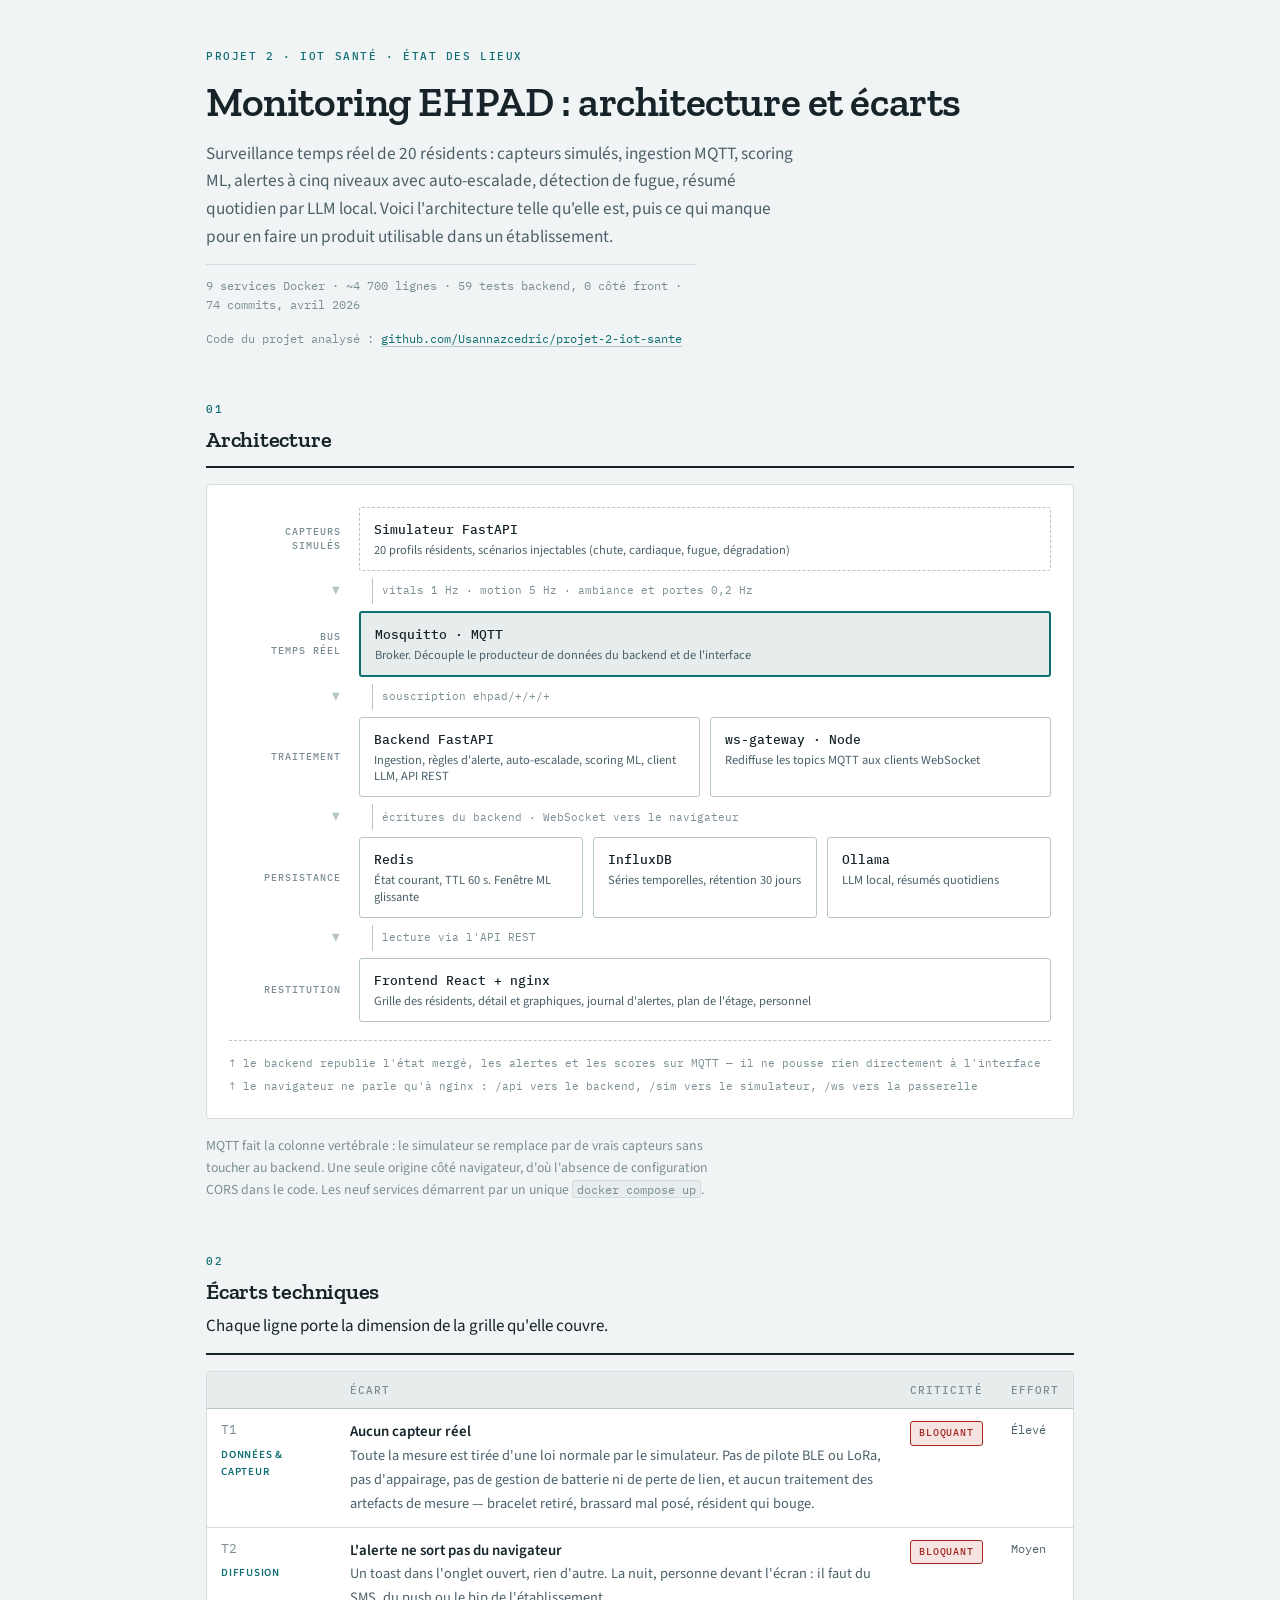
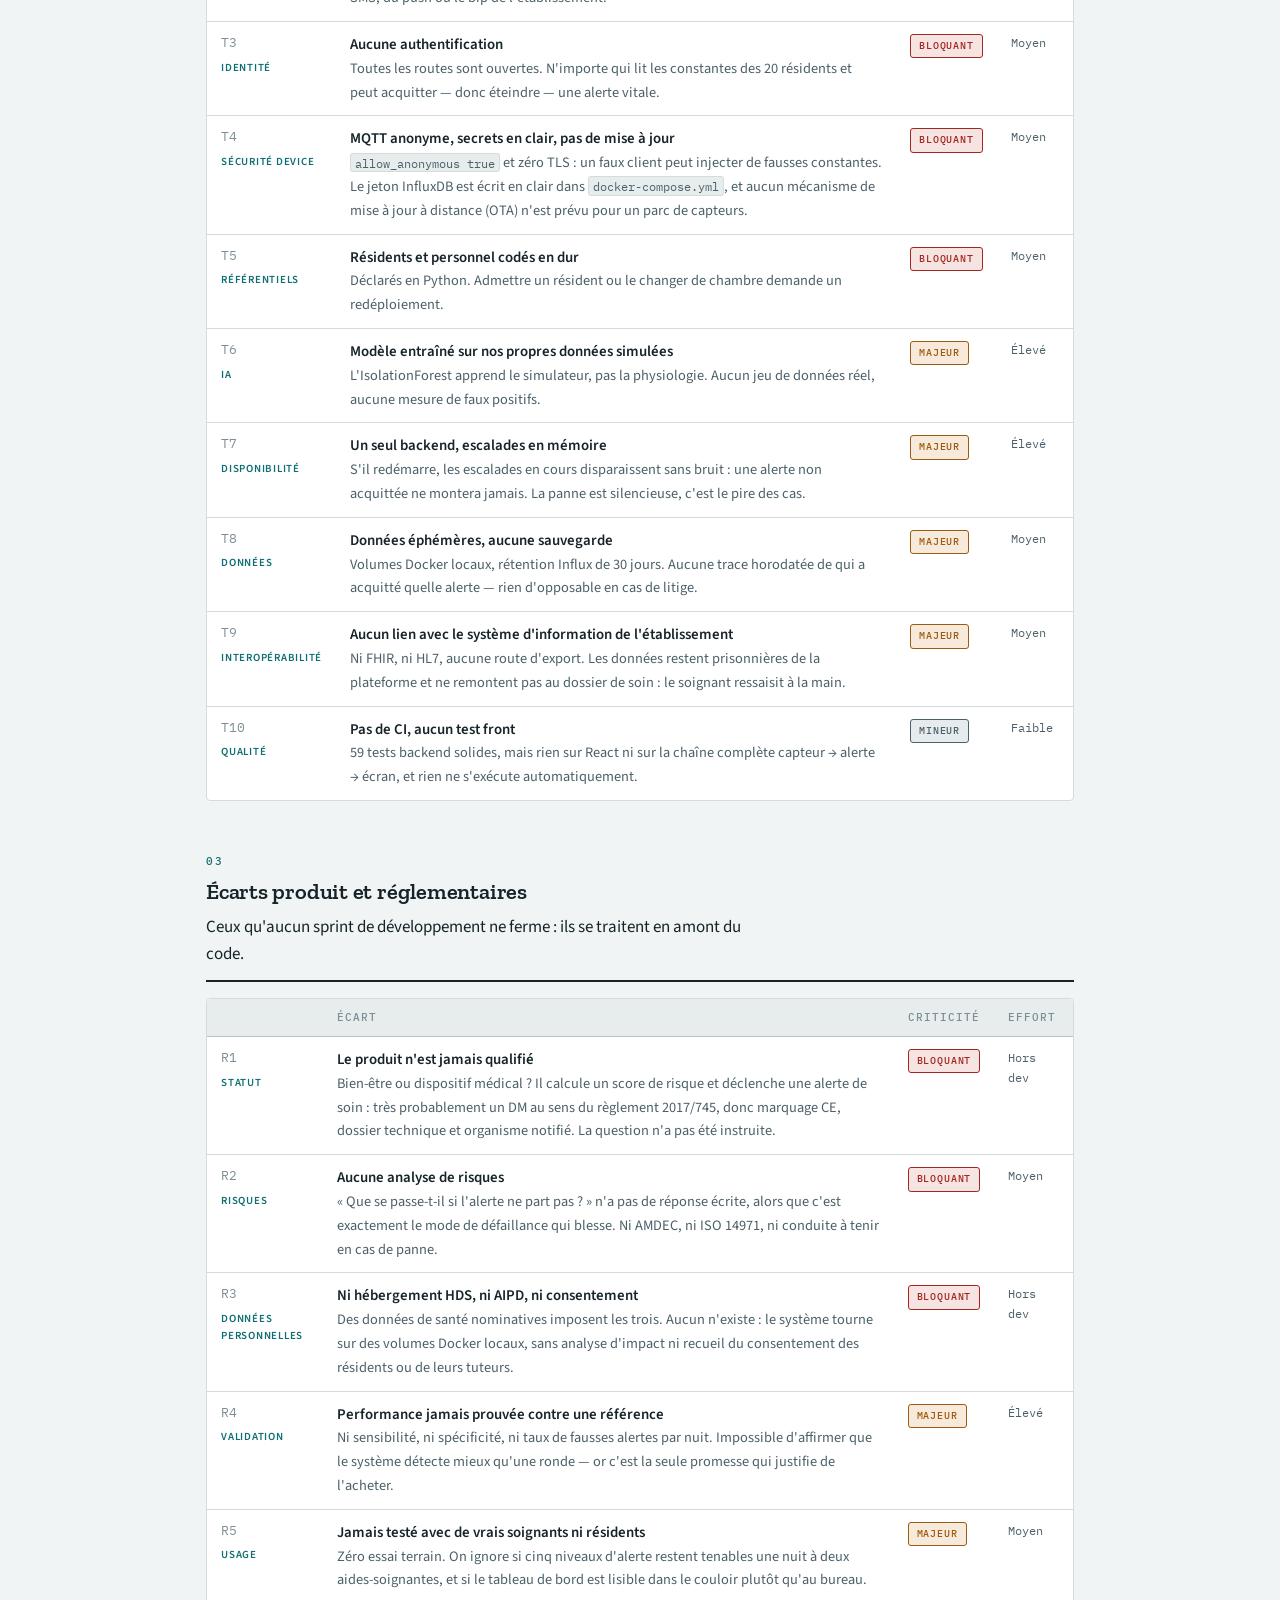
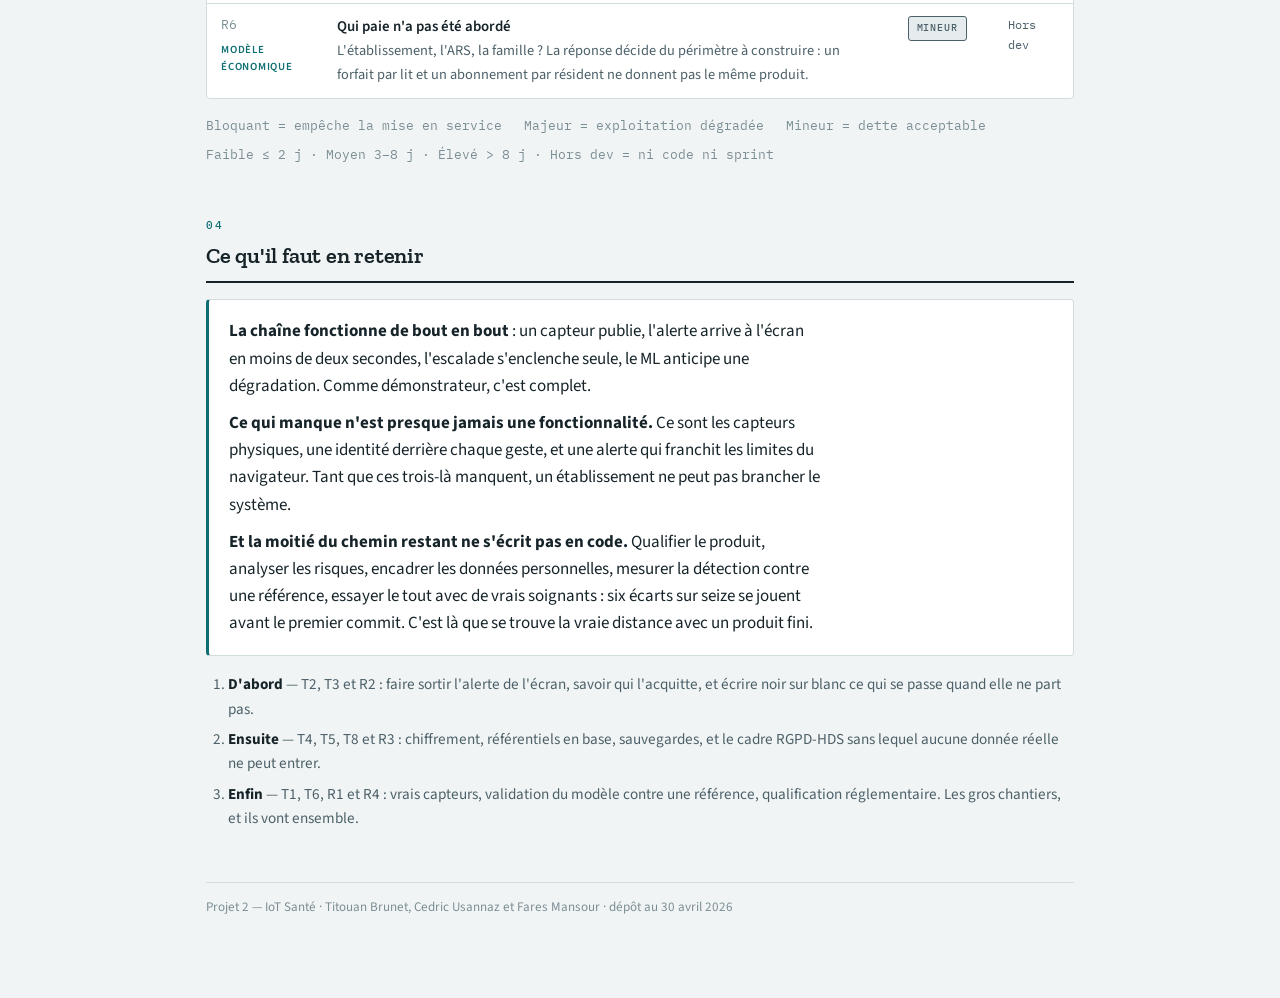
<file: etat-des-lieux.html>
<!doctype html>
<html lang="fr">
<head>
<meta charset="utf-8">
<meta name="viewport" content="width=device-width, initial-scale=1">
<title>Monitoring EHPAD — Architecture et écarts</title>
<link rel="preconnect" href="https://fonts.googleapis.com">
<link rel="preconnect" href="https://fonts.gstatic.com" crossorigin>
<link rel="stylesheet" href="https://fonts.googleapis.com/css2?family=Zilla+Slab:wght@500;600&family=Source+Sans+3:wght@400;600&family=IBM+Plex+Mono:wght@400;500&display=swap">

<style>
  :root {
    --ground: #F1F4F4;
    --surface: #FFFFFF;
    --surface-sunk: #E7EDED;
    --ink: #16242A;
    --ink-soft: #4C6069;
    --ink-faint: #7B8E95;
    --rule: #D3DCDC;
    --rule-strong: #B6C5C5;
    --accent: #0E6E72;
    --sev-1: #A3261F;
    --sev-1-bg: #F6E4E2;
    --sev-2: #9C5A12;
    --sev-2-bg: #F7EADA;
    --sev-3: #4C6069;
    --sev-3-bg: #E6ECEE;
  }

  @media (prefers-color-scheme: dark) {
    :root:not([data-theme="light"]) {
      --ground: #0E1618;
      --surface: #152124;
      --surface-sunk: #101A1D;
      --ink: #E7EEEC;
      --ink-soft: #A3B6B9;
      --ink-faint: #778C90;
      --rule: #27383C;
      --rule-strong: #3A4E52;
      --accent: #5FBDBF;
      --sev-1: #F08A80;
      --sev-1-bg: #32191A;
      --sev-2: #E0A95E;
      --sev-2-bg: #2E2317;
      --sev-3: #9FB2B6;
      --sev-3-bg: #1B262A;
    }
  }

  * { box-sizing: border-box; }

  html { -webkit-text-size-adjust: 100%; }

  body {
    margin: 0;
    background: var(--ground);
    color: var(--ink);
    font-family: "Source Sans 3", "Helvetica Neue", Helvetica, Arial, sans-serif;
    font-size: 17px;
    line-height: 1.6;
    -webkit-font-smoothing: antialiased;
  }

  .wrap {
    max-width: 920px;
    margin: 0 auto;
    padding: 48px 26px 80px;
    display: flex;
    flex-direction: column;
    gap: 52px;
  }

  h1, h2 {
    font-family: "Zilla Slab", Georgia, "Times New Roman", serif;
    font-weight: 600;
    text-wrap: balance;
    margin: 0;
    letter-spacing: -.01em;
  }

  h1 { font-size: clamp(1.9rem, 4.5vw, 2.6rem); line-height: 1.1; }
  h2 { font-size: 1.4rem; line-height: 1.2; }

  p { margin: 0; max-width: 70ch; }

  .eyebrow {
    font-family: "IBM Plex Mono", ui-monospace, "SF Mono", Menlo, monospace;
    font-size: .7rem;
    font-weight: 500;
    letter-spacing: .14em;
    text-transform: uppercase;
    color: var(--accent);
  }

  code {
    font-family: "IBM Plex Mono", ui-monospace, "SF Mono", Menlo, monospace;
    font-size: .86em;
    background: var(--surface-sunk);
    border: 1px solid var(--rule);
    border-radius: 3px;
    padding: .06em .32em;
  }

  header { display: flex; flex-direction: column; gap: 14px; }

  .lede { font-size: 1.08rem; color: var(--ink-soft); max-width: 66ch; }

  .meta {
    font-family: "IBM Plex Mono", ui-monospace, "SF Mono", Menlo, monospace;
    font-size: .74rem;
    color: var(--ink-faint);
    border-top: 1px solid var(--rule);
    padding-top: 12px;
  }

  section { display: flex; flex-direction: column; gap: 16px; }

  .section-head {
    display: flex;
    flex-direction: column;
    gap: 8px;
    border-bottom: 2px solid var(--ink);
    padding-bottom: 12px;
  }

  /* ---------- diagramme : couches empilées, zéro JS ---------- */

  .diagram {
    background: var(--surface);
    border: 1px solid var(--rule);
    border-radius: 4px;
    padding: 22px;
    display: flex;
    flex-direction: column;
    gap: 0;
  }

  .layer {
    display: grid;
    grid-template-columns: 112px 1fr;
    gap: 18px;
    align-items: center;
  }

  .layer-label {
    font-family: "IBM Plex Mono", ui-monospace, "SF Mono", Menlo, monospace;
    font-size: .62rem;
    font-weight: 500;
    letter-spacing: .1em;
    text-transform: uppercase;
    color: var(--ink-faint);
    text-align: right;
    line-height: 1.35;
  }

  .boxes {
    display: flex;
    flex-wrap: wrap;
    gap: 10px;
  }

  .box {
    flex: 1 1 150px;
    border: 1px solid var(--rule-strong);
    border-radius: 3px;
    background: var(--surface);
    padding: 11px 14px;
    display: flex;
    flex-direction: column;
    gap: 2px;
  }

  .box-name {
    font-family: "IBM Plex Mono", ui-monospace, "SF Mono", Menlo, monospace;
    font-size: .82rem;
    font-weight: 500;
  }

  .box-role { font-size: .78rem; color: var(--ink-soft); line-height: 1.35; }

  .box.bus {
    border-color: var(--accent);
    border-width: 2px;
    background: var(--surface-sunk);
  }

  .box.sim { border-style: dashed; }

  .flow {
    display: grid;
    grid-template-columns: 112px 1fr;
    gap: 18px;
    align-items: center;
    padding: 7px 0;
  }

  .flow-arrow {
    text-align: right;
    color: var(--rule-strong);
    font-size: 1rem;
    line-height: 1;
  }

  .flow-text {
    font-family: "IBM Plex Mono", ui-monospace, "SF Mono", Menlo, monospace;
    font-size: .68rem;
    color: var(--ink-faint);
    display: flex;
    align-items: center;
    gap: 9px;
  }

  .flow-text::before {
    content: "";
    width: 1px;
    height: 26px;
    background: var(--rule-strong);
    flex: 0 0 auto;
    margin-left: 13px;
  }

  .backflows {
    margin-top: 18px;
    padding-top: 14px;
    border-top: 1px dashed var(--rule-strong);
    display: grid;
    gap: 6px;
    font-family: "IBM Plex Mono", ui-monospace, "SF Mono", Menlo, monospace;
    font-size: .68rem;
    color: var(--ink-faint);
  }

  .caption { font-size: .86rem; color: var(--ink-faint); max-width: 72ch; }

  /* ---------- tableau ---------- */

  .table-scroll {
    overflow-x: auto;
    border: 1px solid var(--rule);
    border-radius: 4px;
    background: var(--surface);
  }

  table { width: 100%; min-width: 600px; border-collapse: collapse; font-size: .93rem; }

  thead th {
    text-align: left;
    font-family: "IBM Plex Mono", ui-monospace, "SF Mono", Menlo, monospace;
    font-size: .66rem;
    font-weight: 500;
    letter-spacing: .1em;
    text-transform: uppercase;
    color: var(--ink-faint);
    padding: 10px 14px;
    border-bottom: 1px solid var(--rule-strong);
    background: var(--surface-sunk);
    white-space: nowrap;
  }

  tbody td { padding: 11px 14px; border-bottom: 1px solid var(--rule); vertical-align: top; }
  tbody tr:last-child td { border-bottom: 0; }

  td.id {
    font-family: "IBM Plex Mono", ui-monospace, "SF Mono", Menlo, monospace;
    font-size: .8rem;
    color: var(--ink-faint);
    white-space: nowrap;
    width: 116px;
  }

  thead th:first-child { width: 116px; }

  td.id .dim {
    display: block;
    margin-top: 5px;
    font-family: "Source Sans 3", ui-sans-serif, system-ui, sans-serif;
    font-size: .68rem;
    font-weight: 600;
    letter-spacing: .07em;
    text-transform: uppercase;
    color: var(--accent);
    white-space: normal;
    /* « Interopérabilité » ne contient aucune espace. `break-word` ne le coupe
       que s'il ne tient pas seul sur la ligne ; `anywhere` compterait dans la
       largeur minimale de la colonne et réduirait tous les libellés à une
       lettre par ligne. */
    overflow-wrap: break-word;
    hyphens: auto;
  }

  .srclink {
    font-family: "IBM Plex Mono", ui-monospace, "SF Mono", Menlo, monospace;
    font-size: .78rem;
    color: var(--ink-faint);
    word-break: break-all;
  }
  .srclink a { color: var(--accent); text-decoration: none; border-bottom: 1px solid var(--rule-strong); }

  td.what strong { display: block; font-weight: 600; }
  td.what span { color: var(--ink-soft); font-size: .9rem; }
  td.cote { white-space: nowrap; }

  .pill {
    display: inline-block;
    font-family: "IBM Plex Mono", ui-monospace, "SF Mono", Menlo, monospace;
    font-size: .64rem;
    font-weight: 500;
    letter-spacing: .08em;
    text-transform: uppercase;
    padding: 3px 8px;
    border-radius: 3px;
    border: 1px solid transparent;
  }

  .pill[data-crit="bloquant"] { color: var(--sev-1); background: var(--sev-1-bg); border-color: var(--sev-1); }
  .pill[data-crit="majeur"]   { color: var(--sev-2); background: var(--sev-2-bg); border-color: var(--sev-2); }
  .pill[data-crit="mineur"]   { color: var(--sev-3); background: var(--sev-3-bg); border-color: var(--sev-3); }

  .eff { font-family: "IBM Plex Mono", ui-monospace, "SF Mono", Menlo, monospace; font-size: .78rem; color: var(--ink-soft); }

  .scales {
    display: flex;
    flex-wrap: wrap;
    gap: 8px 22px;
    font-size: .82rem;
    color: var(--ink-faint);
    font-family: "IBM Plex Mono", ui-monospace, "SF Mono", Menlo, monospace;
  }

  .note {
    background: var(--surface);
    border: 1px solid var(--rule);
    border-left: 3px solid var(--accent);
    border-radius: 4px;
    padding: 18px 20px;
    display: flex;
    flex-direction: column;
    gap: 10px;
  }

  .note strong { color: var(--ink); }
  .note p { max-width: 74ch; }

  ol.next { margin: 0; padding-left: 22px; display: grid; gap: 6px; color: var(--ink-soft); font-size: .95rem; }
  ol.next strong { color: var(--ink); }

  footer {
    border-top: 1px solid var(--rule);
    padding-top: 14px;
    font-size: .82rem;
    color: var(--ink-faint);
  }

  @media (max-width: 620px) {
    .layer, .flow { grid-template-columns: 1fr; gap: 8px; }
    .layer-label, .flow-arrow { text-align: left; }
    .flow-text::before { display: none; }
  }

  /* ---------- impression / PDF ---------- */

  @page { size: A4; margin: 14mm 13mm; }

  @media print {
    :root {
      --ground: #FFFFFF;
      --surface: #FFFFFF;
      --surface-sunk: #F0F4F4;
    }
    html, body {
      background: #FFFFFF;
      font-size: 10.5pt;
      -webkit-print-color-adjust: exact;
      print-color-adjust: exact;
    }
    .wrap { max-width: none; padding: 0; gap: 26px; }
    h1 { font-size: 21pt; }
    h2 { font-size: 13pt; }
    .lede { font-size: 11pt; }
    /* jamais sur `section` : un bloc plus haut qu'une page serait
       repoussé entier et laisserait une page quasi vide derrière lui. */
    /* `.table-scroll` est exclu : les deux tableaux dépassent une page, et un bloc
       insécable plus haut qu'une page est repoussé entier, laissant une page vide
       derrière lui. Les lignes restent protégées par la règle `tr` ci-dessous. */
    .diagram, .note { break-inside: avoid; }
    tr, .layer, .flow, .box, .section-head { break-inside: avoid; }
    .section-head { break-after: avoid; }
    h1, h2 { break-after: avoid; }
    .table-scroll { overflow: visible; }
    table { min-width: 0; }
    footer { break-inside: avoid; }
  }
</style>
</head>
<body>

<div class="wrap">

  <header>
    <span class="eyebrow">Projet 2 · IoT Santé · État des lieux</span>
    <h1>Monitoring EHPAD : architecture et écarts</h1>
    <p class="lede">
      Surveillance temps réel de 20 résidents : capteurs simulés, ingestion MQTT, scoring ML,
      alertes à cinq niveaux avec auto-escalade, détection de fugue, résumé quotidien par LLM local.
      Voici l'architecture telle qu'elle est, puis ce qui manque pour en faire un produit utilisable
      dans un établissement.
    </p>
    <p class="meta">9 services Docker · ~4 700 lignes · 59 tests backend, 0 côté front · 74 commits, avril 2026</p>
    <p class="srclink">Code du projet analysé : <a href="https://github.com/Usannazcedric/projet-2-iot-sante">github.com/Usannazcedric/projet-2-iot-sante</a></p>
  </header>

  <!-- ============ 01 ARCHITECTURE ============ -->
  <section>
    <div class="section-head">
      <span class="eyebrow">01</span>
      <h2>Architecture</h2>
    </div>

    <div class="diagram">

      <div class="layer">
        <div class="layer-label">Capteurs<br>simulés</div>
        <div class="boxes">
          <div class="box sim">
            <span class="box-name">Simulateur FastAPI</span>
            <span class="box-role">20 profils résidents, scénarios injectables (chute, cardiaque, fugue, dégradation)</span>
          </div>
        </div>
      </div>

      <div class="flow">
        <div class="flow-arrow">▼</div>
        <div class="flow-text">vitals 1 Hz · motion 5 Hz · ambiance et portes 0,2 Hz</div>
      </div>

      <div class="layer">
        <div class="layer-label">Bus<br>temps réel</div>
        <div class="boxes">
          <div class="box bus">
            <span class="box-name">Mosquitto · MQTT</span>
            <span class="box-role">Broker. Découple le producteur de données du backend et de l'interface</span>
          </div>
        </div>
      </div>

      <div class="flow">
        <div class="flow-arrow">▼</div>
        <div class="flow-text">souscription ehpad/+/+/+</div>
      </div>

      <div class="layer">
        <div class="layer-label">Traitement</div>
        <div class="boxes">
          <div class="box">
            <span class="box-name">Backend FastAPI</span>
            <span class="box-role">Ingestion, règles d'alerte, auto-escalade, scoring ML, client LLM, API REST</span>
          </div>
          <div class="box">
            <span class="box-name">ws-gateway · Node</span>
            <span class="box-role">Rediffuse les topics MQTT aux clients WebSocket</span>
          </div>
        </div>
      </div>

      <div class="flow">
        <div class="flow-arrow">▼</div>
        <div class="flow-text">écritures du backend · WebSocket vers le navigateur</div>
      </div>

      <div class="layer">
        <div class="layer-label">Persistance</div>
        <div class="boxes">
          <div class="box">
            <span class="box-name">Redis</span>
            <span class="box-role">État courant, TTL 60 s. Fenêtre ML glissante</span>
          </div>
          <div class="box">
            <span class="box-name">InfluxDB</span>
            <span class="box-role">Séries temporelles, rétention 30 jours</span>
          </div>
          <div class="box">
            <span class="box-name">Ollama</span>
            <span class="box-role">LLM local, résumés quotidiens</span>
          </div>
        </div>
      </div>

      <div class="flow">
        <div class="flow-arrow">▼</div>
        <div class="flow-text">lecture via l'API REST</div>
      </div>

      <div class="layer">
        <div class="layer-label">Restitution</div>
        <div class="boxes">
          <div class="box">
            <span class="box-name">Frontend React + nginx</span>
            <span class="box-role">Grille des résidents, détail et graphiques, journal d'alertes, plan de l'étage, personnel</span>
          </div>
        </div>
      </div>

      <div class="backflows">
        <div>↑ le backend republie l'état mergé, les alertes et les scores sur MQTT — il ne pousse rien directement à l'interface</div>
        <div>↑ le navigateur ne parle qu'à nginx : /api vers le backend, /sim vers le simulateur, /ws vers la passerelle</div>
      </div>

    </div>

    <p class="caption">
      MQTT fait la colonne vertébrale : le simulateur se remplace par de vrais capteurs sans toucher au backend.
      Une seule origine côté navigateur, d'où l'absence de configuration CORS dans le code.
      Les neuf services démarrent par un unique <code>docker compose up</code>.
    </p>
  </section>

  <!-- ============ 02 ÉCARTS ============ -->
  <section>
    <div class="section-head">
      <span class="eyebrow">02</span>
      <h2>Écarts techniques</h2>
      <p>Chaque ligne porte la dimension de la grille qu'elle couvre.</p>
    </div>

    <div class="table-scroll">
      <table>
        <thead>
          <tr><th></th><th>Écart</th><th>Criticité</th><th>Effort</th></tr>
        </thead>
        <tbody>
          <tr>
            <td class="id">T1<span class="dim">Données &amp; capteur</span></td>
            <td class="what"><strong>Aucun capteur réel</strong><span>Toute la mesure est tirée d'une loi normale par le simulateur. Pas de pilote BLE ou LoRa, pas d'appairage, pas de gestion de batterie ni de perte de lien, et aucun traitement des artefacts de mesure — bracelet retiré, brassard mal posé, résident qui bouge.</span></td>
            <td class="cote"><span class="pill" data-crit="bloquant">Bloquant</span></td>
            <td class="eff">Élevé</td>
          </tr>
          <tr>
            <td class="id">T2<span class="dim">Diffusion</span></td>
            <td class="what"><strong>L'alerte ne sort pas du navigateur</strong><span>Un toast dans l'onglet ouvert, rien d'autre. La nuit, personne devant l'écran : il faut du SMS, du push ou le bip de l'établissement.</span></td>
            <td class="cote"><span class="pill" data-crit="bloquant">Bloquant</span></td>
            <td class="eff">Moyen</td>
          </tr>
          <tr>
            <td class="id">T3<span class="dim">Identité</span></td>
            <td class="what"><strong>Aucune authentification</strong><span>Toutes les routes sont ouvertes. N'importe qui lit les constantes des 20 résidents et peut acquitter — donc éteindre — une alerte vitale.</span></td>
            <td class="cote"><span class="pill" data-crit="bloquant">Bloquant</span></td>
            <td class="eff">Moyen</td>
          </tr>
          <tr>
            <td class="id">T4<span class="dim">Sécurité device</span></td>
            <td class="what"><strong>MQTT anonyme, secrets en clair, pas de mise à jour</strong><span><code>allow_anonymous true</code> et zéro TLS : un faux client peut injecter de fausses constantes. Le jeton InfluxDB est écrit en clair dans <code>docker-compose.yml</code>, et aucun mécanisme de mise à jour à distance (OTA) n'est prévu pour un parc de capteurs.</span></td>
            <td class="cote"><span class="pill" data-crit="bloquant">Bloquant</span></td>
            <td class="eff">Moyen</td>
          </tr>
          <tr>
            <td class="id">T5<span class="dim">Référentiels</span></td>
            <td class="what"><strong>Résidents et personnel codés en dur</strong><span>Déclarés en Python. Admettre un résident ou le changer de chambre demande un redéploiement.</span></td>
            <td class="cote"><span class="pill" data-crit="bloquant">Bloquant</span></td>
            <td class="eff">Moyen</td>
          </tr>
          <tr>
            <td class="id">T6<span class="dim">IA</span></td>
            <td class="what"><strong>Modèle entraîné sur nos propres données simulées</strong><span>L'IsolationForest apprend le simulateur, pas la physiologie. Aucun jeu de données réel, aucune mesure de faux positifs.</span></td>
            <td class="cote"><span class="pill" data-crit="majeur">Majeur</span></td>
            <td class="eff">Élevé</td>
          </tr>
          <tr>
            <td class="id">T7<span class="dim">Disponibilité</span></td>
            <td class="what"><strong>Un seul backend, escalades en mémoire</strong><span>S'il redémarre, les escalades en cours disparaissent sans bruit : une alerte non acquittée ne montera jamais. La panne est silencieuse, c'est le pire des cas.</span></td>
            <td class="cote"><span class="pill" data-crit="majeur">Majeur</span></td>
            <td class="eff">Élevé</td>
          </tr>
          <tr>
            <td class="id">T8<span class="dim">Données</span></td>
            <td class="what"><strong>Données éphémères, aucune sauvegarde</strong><span>Volumes Docker locaux, rétention Influx de 30 jours. Aucune trace horodatée de qui a acquitté quelle alerte — rien d'opposable en cas de litige.</span></td>
            <td class="cote"><span class="pill" data-crit="majeur">Majeur</span></td>
            <td class="eff">Moyen</td>
          </tr>
          <tr>
            <td class="id">T9<span class="dim">Interopérabilité</span></td>
            <td class="what"><strong>Aucun lien avec le système d'information de l'établissement</strong><span>Ni FHIR, ni HL7, aucune route d'export. Les données restent prisonnières de la plateforme et ne remontent pas au dossier de soin : le soignant ressaisit à la main.</span></td>
            <td class="cote"><span class="pill" data-crit="majeur">Majeur</span></td>
            <td class="eff">Moyen</td>
          </tr>
          <tr>
            <td class="id">T10<span class="dim">Qualité</span></td>
            <td class="what"><strong>Pas de CI, aucun test front</strong><span>59 tests backend solides, mais rien sur React ni sur la chaîne complète capteur → alerte → écran, et rien ne s'exécute automatiquement.</span></td>
            <td class="cote"><span class="pill" data-crit="mineur">Mineur</span></td>
            <td class="eff">Faible</td>
          </tr>
        </tbody>
      </table>
    </div>

  </section>

  <!-- ============ 03 ECARTS PRODUIT ============ -->
  <section>
    <div class="section-head">
      <span class="eyebrow">03</span>
      <h2>Écarts produit et réglementaires</h2>
      <p>Ceux qu'aucun sprint de développement ne ferme : ils se traitent en amont du code.</p>
    </div>

    <div class="table-scroll">
      <table>
        <thead>
          <tr><th></th><th>Écart</th><th>Criticité</th><th>Effort</th></tr>
        </thead>
        <tbody>
          <tr>
            <td class="id">R1<span class="dim">Statut</span></td>
            <td class="what"><strong>Le produit n'est jamais qualifié</strong><span>Bien-être ou dispositif médical ? Il calcule un score de risque et déclenche une alerte de soin : très probablement un DM au sens du règlement 2017/745, donc marquage CE, dossier technique et organisme notifié. La question n'a pas été instruite.</span></td>
            <td class="cote"><span class="pill" data-crit="bloquant">Bloquant</span></td>
            <td class="eff">Hors dev</td>
          </tr>
          <tr>
            <td class="id">R2<span class="dim">Risques</span></td>
            <td class="what"><strong>Aucune analyse de risques</strong><span>« Que se passe-t-il si l'alerte ne part pas ? » n'a pas de réponse écrite, alors que c'est exactement le mode de défaillance qui blesse. Ni AMDEC, ni ISO 14971, ni conduite à tenir en cas de panne.</span></td>
            <td class="cote"><span class="pill" data-crit="bloquant">Bloquant</span></td>
            <td class="eff">Moyen</td>
          </tr>
          <tr>
            <td class="id">R3<span class="dim">Données personnelles</span></td>
            <td class="what"><strong>Ni hébergement HDS, ni AIPD, ni consentement</strong><span>Des données de santé nominatives imposent les trois. Aucun n'existe : le système tourne sur des volumes Docker locaux, sans analyse d'impact ni recueil du consentement des résidents ou de leurs tuteurs.</span></td>
            <td class="cote"><span class="pill" data-crit="bloquant">Bloquant</span></td>
            <td class="eff">Hors dev</td>
          </tr>
          <tr>
            <td class="id">R4<span class="dim">Validation</span></td>
            <td class="what"><strong>Performance jamais prouvée contre une référence</strong><span>Ni sensibilité, ni spécificité, ni taux de fausses alertes par nuit. Impossible d'affirmer que le système détecte mieux qu'une ronde — or c'est la seule promesse qui justifie de l'acheter.</span></td>
            <td class="cote"><span class="pill" data-crit="majeur">Majeur</span></td>
            <td class="eff">Élevé</td>
          </tr>
          <tr>
            <td class="id">R5<span class="dim">Usage</span></td>
            <td class="what"><strong>Jamais testé avec de vrais soignants ni résidents</strong><span>Zéro essai terrain. On ignore si cinq niveaux d'alerte restent tenables une nuit à deux aides-soignantes, et si le tableau de bord est lisible dans le couloir plutôt qu'au bureau.</span></td>
            <td class="cote"><span class="pill" data-crit="majeur">Majeur</span></td>
            <td class="eff">Moyen</td>
          </tr>
          <tr>
            <td class="id">R6<span class="dim">Modèle économique</span></td>
            <td class="what"><strong>Qui paie n'a pas été abordé</strong><span>L'établissement, l'ARS, la famille ? La réponse décide du périmètre à construire : un forfait par lit et un abonnement par résident ne donnent pas le même produit.</span></td>
            <td class="cote"><span class="pill" data-crit="mineur">Mineur</span></td>
            <td class="eff">Hors dev</td>
          </tr>
        </tbody>
      </table>
    </div>

    <div class="scales">
      <span>Bloquant = empêche la mise en service</span>
      <span>Majeur = exploitation dégradée</span>
      <span>Mineur = dette acceptable</span>
      <span>Faible ≤ 2 j · Moyen 3–8 j · Élevé &gt; 8 j · Hors dev = ni code ni sprint</span>
    </div>
  </section>

  <!-- ============ 04 LECTURE ============ -->
  <section>
    <div class="section-head">
      <span class="eyebrow">04</span>
      <h2>Ce qu'il faut en retenir</h2>
    </div>

    <div class="note">
      <p>
        <strong>La chaîne fonctionne de bout en bout</strong> : un capteur publie, l'alerte arrive à l'écran
        en moins de deux secondes, l'escalade s'enclenche seule, le ML anticipe une dégradation.
        Comme démonstrateur, c'est complet.
      </p>
      <p>
        <strong>Ce qui manque n'est presque jamais une fonctionnalité.</strong> Ce sont les capteurs physiques,
        une identité derrière chaque geste, et une alerte qui franchit les limites du navigateur.
        Tant que ces trois-là manquent, un établissement ne peut pas brancher le système.
      </p>
      <p>
        <strong>Et la moitié du chemin restant ne s'écrit pas en code.</strong> Qualifier le produit,
        analyser les risques, encadrer les données personnelles, mesurer la détection contre une référence,
        essayer le tout avec de vrais soignants : six écarts sur seize se jouent avant le premier commit.
        C'est là que se trouve la vraie distance avec un produit fini.
      </p>
    </div>

    <ol class="next">
      <li><strong>D'abord</strong> — T2, T3 et R2 : faire sortir l'alerte de l'écran, savoir qui l'acquitte,
        et écrire noir sur blanc ce qui se passe quand elle ne part pas.</li>
      <li><strong>Ensuite</strong> — T4, T5, T8 et R3 : chiffrement, référentiels en base, sauvegardes,
        et le cadre RGPD-HDS sans lequel aucune donnée réelle ne peut entrer.</li>
      <li><strong>Enfin</strong> — T1, T6, R1 et R4 : vrais capteurs, validation du modèle contre une
        référence, qualification réglementaire. Les gros chantiers, et ils vont ensemble.</li>
    </ol>
  </section>

  <footer>
    Projet 2 — IoT Santé · Titouan Brunet, Cedric Usannaz et Fares Mansour · dépôt au 30 avril 2026
  </footer>

</div>

</body>
</html>
</file>
